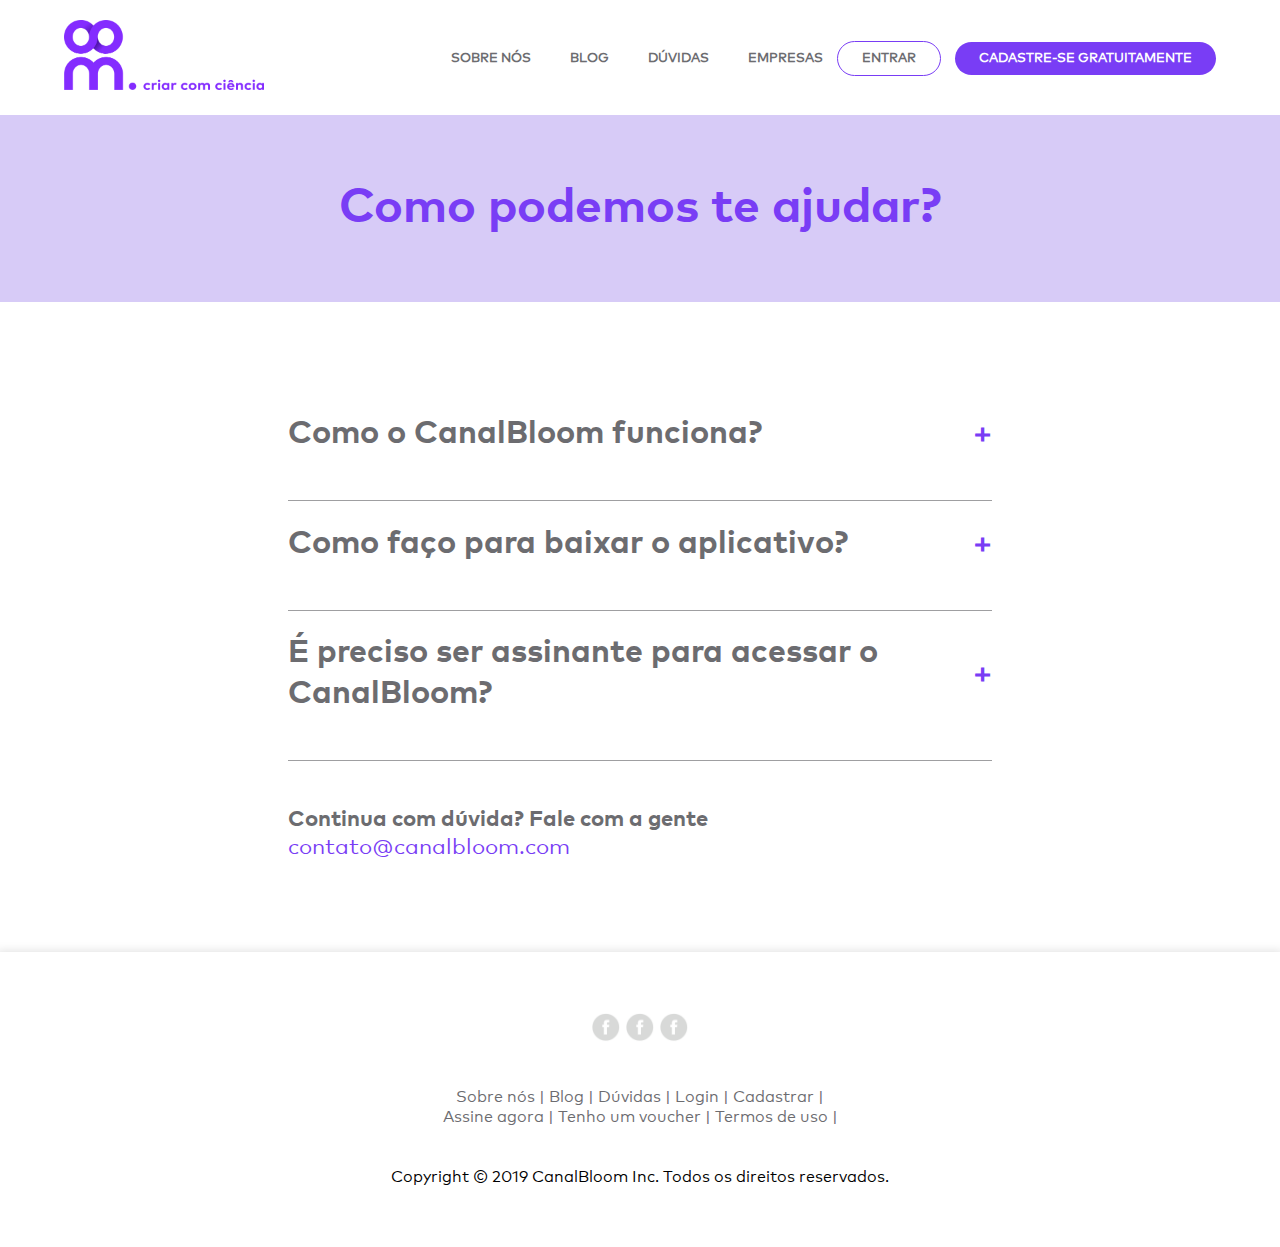
<file: duvidas/index.html>
<!DOCTYPE html>
<html lang="pt-br">

<head>
    <meta charset="UTF-8">
    <meta name="viewport" content="width=device-width, initial-scale=1.0">
    <meta http-equiv="X-UA-Compatible" content="ie=edge">
    <link rel="stylesheet" href="css/style.css">
    <title>Dúvidas - Canal Bloom</title>
</head>

<!-- PÁGINA DÚVIDAS -->

<body>
    <!-- NAV DÚVIDAS -->
    <nav class="navegacao">

        <div class="navegacao__conteudo">
            <div class="logo">
                <a href="../index.html">
                    <img class="navegacao__logo" src="../img/logo-nav.png" alt="logo canal bloom">
                </a>
            </div>
            <div class="navegacao__menu">
                <a class="menu__link" href="../sobre-nos/index.html">Sobre Nós</a>
                <a class="menu__link" href="#">Blog</a>
                <a class="menu__link" href="#">Dúvidas</a>
                <a class="menu__link" href="../empresas/index.html">Empresas</a>
                <a class="menu__botao branco" href="">Entrar</a>
                <a class="menu__botao roxo" href="">Cadastre-se gratuitamente</a>
            </div>

            <div class="menu__mobile">
                <img src="./img/menu.png" alt="Botão menu" class="menu_hamburguer">
                <ul class="lista_links escondido">
                    <li class="links"><a href="#">Sobre nós</a></li>
                    <li class="links"><a href="#">Blog</a></li>
                    <li class="links"><a href="#">Dúvidas</a></li>
                    <li class="links"><a href="#">Empresas</a></li>
                    <li class="links"><a href="#">Entrar</a></li>
                </ul>
            </div>
        </div>
    </nav>


    <!-- CORPO DÚVIDAS -->
    <main class="container">

        <div class="container__bg-purple">
            <h2 class="container__title-purple">Como podemos te ajudar?</h2>
        </div>

        <section class="section__questions">

            <div class="section__div-questions">

                <!-- PERGUNTA 1 -->
                <div>
                    <div class="section__doubts" id="q1">
                        <h3 class="title-gray">Como o CanalBloom funciona?</h3>
                        <div id="show1" class="btn active">+</div>
                        <div id="hide1" id="btn2" class="btn">-</div>
                    </div>

                    <p id="r1" class="text-gray">O CanalBloom é um aplicativo de educação para entender e superar as
                        dúvidas e
                        desafios da criação dos filhos – e ainda se divertir bastante com isso. Acesse a <a
                            href="https://canalbloom.com/trilhas">plataforma </a>, cadastre-se gratuitamente e explore
                        os diferentes temas e conteúdos.</p>
                </div>
                <div class="line-gray">
                </div>

                <!-- PERGUNTA 2 -->
                <div>
                    <div class="section__doubts" id="q2">
                        <h3 class="title-gray">Como faço para baixar o aplicativo?</h3>
                        <div id="show2" class="btn active">+</div>
                        <div id="hide2" class="btn">-</div>
                    </div>

                    <p id="r2" class="text-gray">Busque na AppStore por CanalBloom ou clique <a
                            href="https://itunes.apple.com/br/app/canalbloom/id1245495055?mt=8">aqui </a>. Se você não
                        tiver o sistema operacional iOS, não tem problema. Você pode acessar a plataforma do
                        CanalBloom pelo navegador do seu computador ou aparelho Android.</p>
                </div>
                <div class="line-gray">
                </div>

                <!-- PERGUNTA 3 -->
                <div>
                    <div class="section__doubts" id="q3">
                        <h3 class="title-gray">É preciso ser assinante para acessar o CanalBloom?</h3>
                        <div id="show3" class="btn active">+</div>
                        <div id="hide3" class="btn">-</div>

                    </div>

                    <p id="r3" class="text-gray">Você pode baixar e se cadastrar no CanalBloom gratuitamente! Com isso,
                        você
                        pode navegar pela plataforma e conhecer alguns dos nossos conteúdos. Ao se tornar um assinante,
                        você terá acesso ilimitado para ver, ouvir e ler o Bloom quando quiser, em qualquer dispositivo.
                        Conheça nossas opções de <a href="https://canalbloom.com/planos">assinatura </a>. As assinaturas
                        são renovadas automaticamente e podem ser canceladas a qualquer momento no plano Mensal e
                        após o primeiro mês nos planos Trimestral e Anual.</p>
                </div>
                <div class="line-gray">
                </div>

                <!-- Fale com a gente -->
                <div class="talk-to-us">
                    <p class="text-gray-bold">Continua com dúvida? Fale com a gente</p>
                    <a class="email">contato@canalbloom.com</a>
                </div>
            </div>
        </section>

        <!-- FOOTER DÚVIDAS -->

        <footer class="footer_white">
            <img class="icons_footer" src="../img/facebook.png" alt="">
            <img class="icons_footer" src="../img/facebook.png" alt="">
            <img class="icons_footer" src="../img/facebook.png" alt="">
            <div class="links_footer">
                <a href="#">Sobre nós |</a>
                <a href="#">Blog |</a>
                <a href="#">Dúvidas |</a>
                <a href="#">Login |</a>
                <a href="#">Cadastrar |</a>
                <a href="#">Assine agora |</a>
                <a href="#">Tenho um voucher |</a>
                <a href="#">Termos de uso |</a>
            </div>
            <p>Copyright © 2019 CanalBloom Inc. Todos os direitos reservados.</p>
        </footer>
    </main>

    <script type="text/javascript" src="js/script.js"></script>
    <script src="./js/menu.js"></script>
</body>

</html>
</file>
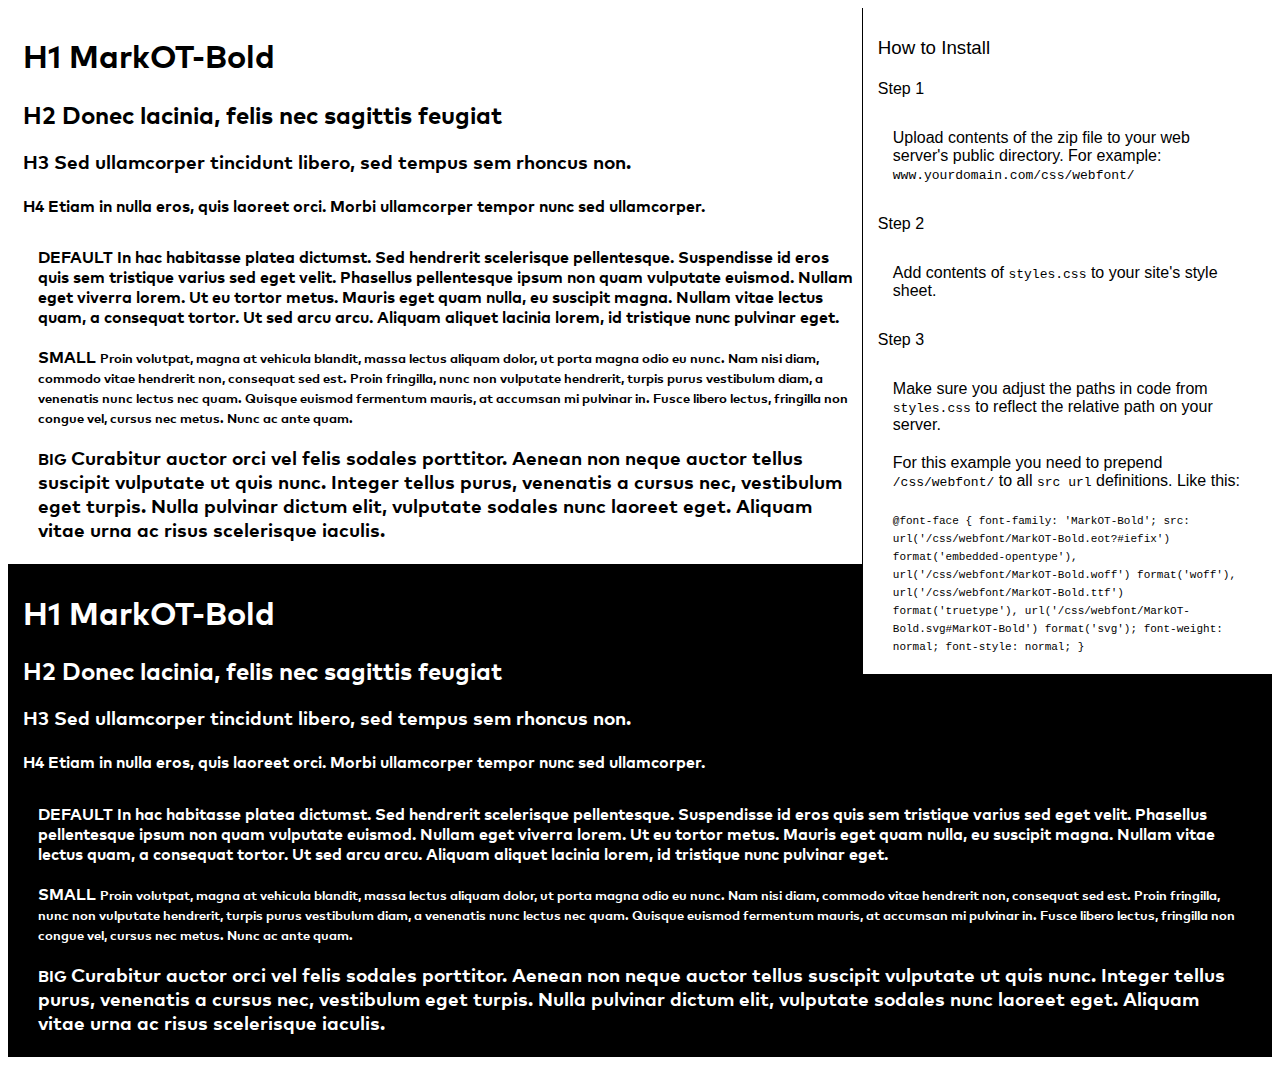
<file: Fontes/MarkOT-Bold/preview.html>
<!DOCTYPE html>
<html>
<head>
<title>
MarkOT-Bold
 - Web font preview
</title>
<style type='text/css'>

@font-face {
  font-family: 'MarkOT-Bold';
  src: url('MarkOT-Bold.eot?#iefix') format('embedded-opentype'),  url('MarkOT-Bold.woff') format('woff'), url('MarkOT-Bold.ttf')  format('truetype'), url('MarkOT-Bold.svg#MarkOT-Bold') format('svg');
  font-weight: normal;
  font-style: normal;
}

body { font-family: 'MarkOT-Bold' !important; }
h1, h2, h3, h4 { font-weight: normal; }
.reg { color:black; background:white; }
.inverse { color:white; background:black; }
div { padding: 10px 15px; }
.right { background:white; width:30%; float: right; font-family: sans-serif; border: 1px solid black; border-width: 0 0 1px 1px;}
</style>
</head>
<body>
<div class='right'>
<h3>How to Install</h3>
<h4>Step 1</h4>
<div>
Upload contents of the zip file to your web server's public directory. For example:
<code>www.yourdomain.com/css/webfont/</code>
</div>
<h4>Step 2</h4>
<div>
Add contents of
<code>styles.css</code>
to your site's style sheet.
</div>
<h4>Step 3</h4>
<div>
Make sure you adjust the paths in code from
<code>styles.css</code>
to reflect the relative path on your server.
</div>
<div>
For this example you need to prepend
<code>/css/webfont/</code>
to all
<code>src url</code>
definitions. Like this:
</div>
<div>
<code style='font-size:11px;'>@font-face {
  font-family: 'MarkOT-Bold';
  src: url('/css/webfont/MarkOT-Bold.eot?#iefix') format('embedded-opentype'),  url('/css/webfont/MarkOT-Bold.woff') format('woff'), url('/css/webfont/MarkOT-Bold.ttf')  format('truetype'), url('/css/webfont/MarkOT-Bold.svg#MarkOT-Bold') format('svg');
  font-weight: normal;
  font-style: normal;
}</code>
</div>
</div>
<div class='reg'>
<h1>
H1
MarkOT-Bold
</h1>
<h2>
H2
Donec lacinia, felis nec sagittis feugiat
</h2>
<h3>
H3
Sed ullamcorper tincidunt libero, sed tempus sem rhoncus non.
</h3>
<h4>
H4
Etiam in nulla eros, quis laoreet orci. Morbi ullamcorper tempor nunc sed ullamcorper.
</h4>
<div>
DEFAULT
In hac habitasse platea dictumst. Sed hendrerit scelerisque pellentesque. Suspendisse id eros quis sem tristique varius sed eget velit. Phasellus pellentesque ipsum non quam vulputate euismod. Nullam eget viverra lorem. Ut eu tortor metus. Mauris eget quam nulla, eu suscipit magna. Nullam vitae lectus quam, a consequat tortor. Ut sed arcu arcu. Aliquam aliquet lacinia lorem, id tristique nunc pulvinar eget.
</div>
<div>
SMALL
<small>
Proin volutpat, magna at vehicula blandit, massa lectus aliquam dolor, ut porta magna odio eu nunc. Nam nisi diam, commodo vitae hendrerit non, consequat sed est. Proin fringilla, nunc non vulputate hendrerit, turpis purus vestibulum diam, a venenatis nunc lectus nec quam. Quisque euismod fermentum mauris, at accumsan mi pulvinar in. Fusce libero lectus, fringilla non congue vel, cursus nec metus. Nunc ac ante quam.
</small>
</div>
<div>
BIG
<big>
Curabitur auctor orci vel felis sodales porttitor. Aenean non neque auctor tellus suscipit vulputate ut quis nunc. Integer tellus purus, venenatis a cursus nec, vestibulum eget turpis. Nulla pulvinar dictum elit, vulputate sodales nunc laoreet eget. Aliquam vitae urna ac risus scelerisque iaculis.
</big>
</div>

</div>
<div class='inverse'>
<h1>
H1
MarkOT-Bold
</h1>
<h2>
H2
Donec lacinia, felis nec sagittis feugiat
</h2>
<h3>
H3
Sed ullamcorper tincidunt libero, sed tempus sem rhoncus non.
</h3>
<h4>
H4
Etiam in nulla eros, quis laoreet orci. Morbi ullamcorper tempor nunc sed ullamcorper.
</h4>
<div>
DEFAULT
In hac habitasse platea dictumst. Sed hendrerit scelerisque pellentesque. Suspendisse id eros quis sem tristique varius sed eget velit. Phasellus pellentesque ipsum non quam vulputate euismod. Nullam eget viverra lorem. Ut eu tortor metus. Mauris eget quam nulla, eu suscipit magna. Nullam vitae lectus quam, a consequat tortor. Ut sed arcu arcu. Aliquam aliquet lacinia lorem, id tristique nunc pulvinar eget.
</div>
<div>
SMALL
<small>
Proin volutpat, magna at vehicula blandit, massa lectus aliquam dolor, ut porta magna odio eu nunc. Nam nisi diam, commodo vitae hendrerit non, consequat sed est. Proin fringilla, nunc non vulputate hendrerit, turpis purus vestibulum diam, a venenatis nunc lectus nec quam. Quisque euismod fermentum mauris, at accumsan mi pulvinar in. Fusce libero lectus, fringilla non congue vel, cursus nec metus. Nunc ac ante quam.
</small>
</div>
<div>
BIG
<big>
Curabitur auctor orci vel felis sodales porttitor. Aenean non neque auctor tellus suscipit vulputate ut quis nunc. Integer tellus purus, venenatis a cursus nec, vestibulum eget turpis. Nulla pulvinar dictum elit, vulputate sodales nunc laoreet eget. Aliquam vitae urna ac risus scelerisque iaculis.
</big>
</div>

</div>
</body>
</html>
</file>
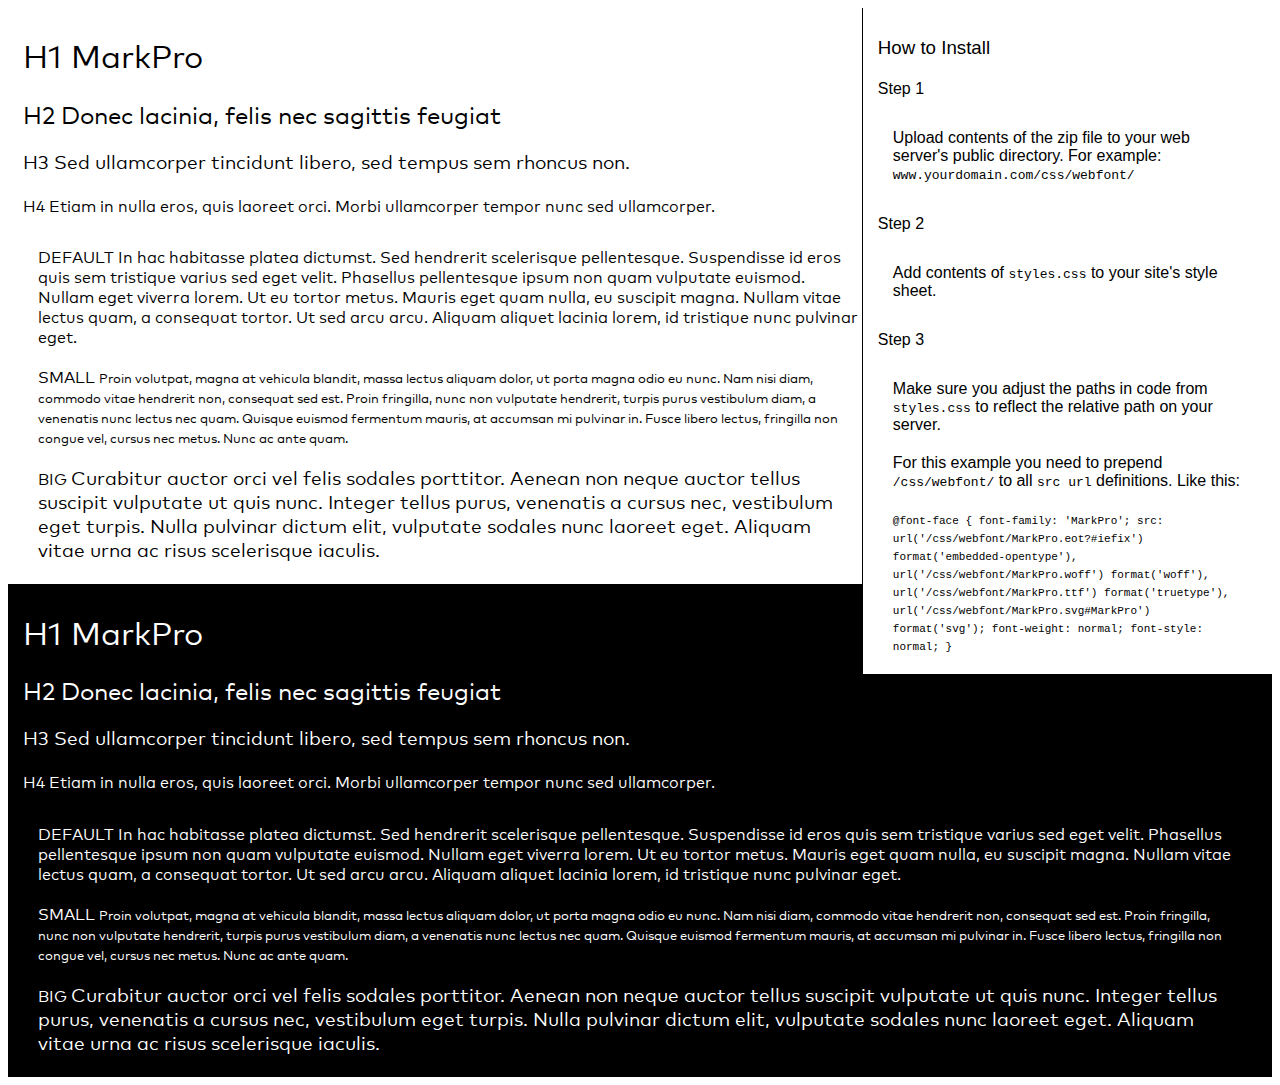
<file: Fontes/MarkPro/preview.html>
<!DOCTYPE html>
<html>
<head>
<title>
MarkPro
 - Web font preview
</title>
<style type='text/css'>

@font-face {
  font-family: 'MarkPro';
  src: url('MarkPro.eot?#iefix') format('embedded-opentype'),  url('MarkPro.woff') format('woff'), url('MarkPro.ttf')  format('truetype'), url('MarkPro.svg#MarkPro') format('svg');
  font-weight: normal;
  font-style: normal;
}

body { font-family: 'MarkPro' !important; }
h1, h2, h3, h4 { font-weight: normal; }
.reg { color:black; background:white; }
.inverse { color:white; background:black; }
div { padding: 10px 15px; }
.right { background:white; width:30%; float: right; font-family: sans-serif; border: 1px solid black; border-width: 0 0 1px 1px;}
</style>
</head>
<body>
<div class='right'>
<h3>How to Install</h3>
<h4>Step 1</h4>
<div>
Upload contents of the zip file to your web server's public directory. For example:
<code>www.yourdomain.com/css/webfont/</code>
</div>
<h4>Step 2</h4>
<div>
Add contents of
<code>styles.css</code>
to your site's style sheet.
</div>
<h4>Step 3</h4>
<div>
Make sure you adjust the paths in code from
<code>styles.css</code>
to reflect the relative path on your server.
</div>
<div>
For this example you need to prepend
<code>/css/webfont/</code>
to all
<code>src url</code>
definitions. Like this:
</div>
<div>
<code style='font-size:11px;'>@font-face {
  font-family: 'MarkPro';
  src: url('/css/webfont/MarkPro.eot?#iefix') format('embedded-opentype'),  url('/css/webfont/MarkPro.woff') format('woff'), url('/css/webfont/MarkPro.ttf')  format('truetype'), url('/css/webfont/MarkPro.svg#MarkPro') format('svg');
  font-weight: normal;
  font-style: normal;
}</code>
</div>
</div>
<div class='reg'>
<h1>
H1
MarkPro
</h1>
<h2>
H2
Donec lacinia, felis nec sagittis feugiat
</h2>
<h3>
H3
Sed ullamcorper tincidunt libero, sed tempus sem rhoncus non.
</h3>
<h4>
H4
Etiam in nulla eros, quis laoreet orci. Morbi ullamcorper tempor nunc sed ullamcorper.
</h4>
<div>
DEFAULT
In hac habitasse platea dictumst. Sed hendrerit scelerisque pellentesque. Suspendisse id eros quis sem tristique varius sed eget velit. Phasellus pellentesque ipsum non quam vulputate euismod. Nullam eget viverra lorem. Ut eu tortor metus. Mauris eget quam nulla, eu suscipit magna. Nullam vitae lectus quam, a consequat tortor. Ut sed arcu arcu. Aliquam aliquet lacinia lorem, id tristique nunc pulvinar eget.
</div>
<div>
SMALL
<small>
Proin volutpat, magna at vehicula blandit, massa lectus aliquam dolor, ut porta magna odio eu nunc. Nam nisi diam, commodo vitae hendrerit non, consequat sed est. Proin fringilla, nunc non vulputate hendrerit, turpis purus vestibulum diam, a venenatis nunc lectus nec quam. Quisque euismod fermentum mauris, at accumsan mi pulvinar in. Fusce libero lectus, fringilla non congue vel, cursus nec metus. Nunc ac ante quam.
</small>
</div>
<div>
BIG
<big>
Curabitur auctor orci vel felis sodales porttitor. Aenean non neque auctor tellus suscipit vulputate ut quis nunc. Integer tellus purus, venenatis a cursus nec, vestibulum eget turpis. Nulla pulvinar dictum elit, vulputate sodales nunc laoreet eget. Aliquam vitae urna ac risus scelerisque iaculis.
</big>
</div>

</div>
<div class='inverse'>
<h1>
H1
MarkPro
</h1>
<h2>
H2
Donec lacinia, felis nec sagittis feugiat
</h2>
<h3>
H3
Sed ullamcorper tincidunt libero, sed tempus sem rhoncus non.
</h3>
<h4>
H4
Etiam in nulla eros, quis laoreet orci. Morbi ullamcorper tempor nunc sed ullamcorper.
</h4>
<div>
DEFAULT
In hac habitasse platea dictumst. Sed hendrerit scelerisque pellentesque. Suspendisse id eros quis sem tristique varius sed eget velit. Phasellus pellentesque ipsum non quam vulputate euismod. Nullam eget viverra lorem. Ut eu tortor metus. Mauris eget quam nulla, eu suscipit magna. Nullam vitae lectus quam, a consequat tortor. Ut sed arcu arcu. Aliquam aliquet lacinia lorem, id tristique nunc pulvinar eget.
</div>
<div>
SMALL
<small>
Proin volutpat, magna at vehicula blandit, massa lectus aliquam dolor, ut porta magna odio eu nunc. Nam nisi diam, commodo vitae hendrerit non, consequat sed est. Proin fringilla, nunc non vulputate hendrerit, turpis purus vestibulum diam, a venenatis nunc lectus nec quam. Quisque euismod fermentum mauris, at accumsan mi pulvinar in. Fusce libero lectus, fringilla non congue vel, cursus nec metus. Nunc ac ante quam.
</small>
</div>
<div>
BIG
<big>
Curabitur auctor orci vel felis sodales porttitor. Aenean non neque auctor tellus suscipit vulputate ut quis nunc. Integer tellus purus, venenatis a cursus nec, vestibulum eget turpis. Nulla pulvinar dictum elit, vulputate sodales nunc laoreet eget. Aliquam vitae urna ac risus scelerisque iaculis.
</big>
</div>

</div>
</body>
</html>
</file>
<file: duvidas/css/style.css>
@font-face {
    font-family: 'MarkPro';
    src: url('../Fontes/MarkPro/MarkPro.eot') format('embedded-opentype'),
        url('../Fontes/MarkPro/MarkPro.woff') format('woff'),
        url('../Fontes/MarkPro/MarkPro.ttf') format('truetype'),
        url('../Fontes/MarkPro/MarkPro.svg') format('svg');
    font-weight: normal;
    font-style: normal;
}

@font-face {
    font-family: 'MarkOT-Bold';
    src: url('../Fontes/MarkOT-Bold/MarkOT-Bold.eot') format('embedded-opentype'),
        url('../Fontes/MarkOT-Bold/MarkOT-Bold.woff') format('woff'),
        url('../Fontes/MarkOT-Bold/MarkOT-Bold.ttf') format('truetype'),
        url('../Fontes/MarkOT-Bold/MarkOT-Bold.svg') format('svg');
    font-weight: normal;
    font-style: normal;
}

* {
    margin: 0;
    padding: 0;
}

body {
    font-size: 16px;
    font-family: 'MarkPro', sans-serif;
}

h1,
h2 {
    font-family: 'MarkOT-Bold', sans-serif;
}

.container {
    width: 100%;
}

.container__bg-purple {
    background-color: #d7cbf7;
    padding: 7vh;
}

.container__title-purple {
    font-family: 'MarkOT-Bold';
    font-weight: bold;
    color: #793df5;
    text-align: center;
    font-size: 3rem;
}

.navegacao {
    width: 90%;
    margin: 0 auto;
    padding: 20px 0;
}

.navegacao__logo {
    width: 200px;
}

.navegacao__conteudo {
    display: flex;
    align-items: center;
    justify-content: space-between;
}

.navegacao__menu a {
    text-decoration: none;
    text-transform: uppercase;
    font-size: 13px;
    font-weight: 600;
}

.navegacao__menu {
    display: block;
}

.menu__mobile {
    display: none;
}

.menu__link {
    padding: 0 0 0 35px;
}

.menu__botao {
    border-radius: 25px;
    padding: 10px 24px;
    margin-left: 10px;
}

.branco {
    border: #793df5 solid 1px;
}

.roxo {
    background-color: #793df5;
    color: #ffffff;
}

.section__questions {
    font-family: 'MarkPro';
    width: 55%;
    margin: 0 auto;
}

.section__div-questions {
    margin: 10vh 0;
}

.section__doubts {
    display: flex;
    justify-content: space-between;
    align-items: center;
}

.title-gray, .text-gray, .text-gray-bold {
    color: #6c6c70;
}

.title-gray {
    font-family: 'MarkOT-Bold';
    font-size: 2rem;
    padding: 2.5vh 0;
    cursor: pointer;
}

.text-gray {
    display: none;
    font-size: 1.375rem;
    padding: 2.5vh 0;
}

a {
    text-decoration: none;
    color: #793df5;
}

.line-gray {
    border-bottom: 1px solid #9f9fa1;
    ;
    padding-bottom: 2.5vh;
}

.btn {
    display: none;
    color: #793df5;
    font-weight: bold;
    font-size: 2rem;
    padding-left: 2.5vh;
    cursor: pointer;
}

.active {
    display: block;
}

.talk-to-us {
    font-size: 1.375rem;
    margin-top: 5vh;
}

.text-gray-bold {
    font-family: 'MarkOT-Bold';
}

.email {
    font-size: 1.375rem;
    color: #793df5;
}

/* FOOTER */

.icons_footer {
    width: 30px;
}

.footer_white {
    text-align: center;
    padding: 60px 0;
    background-color: white;
    box-shadow: 0px 3px 10px 3px rgba(0, 0, 0, 0.15);
}

a {
    text-decoration: none;
    color: #6c6c70;
}

.links_footer {
    margin: 0 auto;
    width: 400px;
    padding: 40px 0px;
    max-width: 100%;
}

@media (max-width: 420px) {
    .section__questions {
        width: 70%;
    }
        /* menu mobile */

        .navegacao__menu {
            display: none;
        }
    
        .menu__mobile {
            display: block;
        }
    
        .navegacao__logo {
            width: 130px;
            max-width: 100%;
        }
    
        .menu_hamburguer {
            width:47px
        }
    
        .logo {
            padding:0 55px;
    
        }
        .navegacao__conteudo {
             justify-content: flex-end;
        }
        
        .links {
            display: block;
            margin-left: 15px;
            margin-top: 20px;
            margin-bottom: 5px;
        }
    
        .lista_links {
            display: block;
            position: fixed;
            top: 50px;
            background-color: #fff;
            width: 50vw;
        }   
    
        li+li {
            margin-left: 0px;
            margin-top: 30px;
        }
    
        li a {
            color: #793df5;;
        }
    
        .visivel {
            margin-top: 10px;
            right: 0;
            transition: 100ms;
        }
    
        .escondido {
            left: -70vw;
        }
    
        .fechar {
            width: 100%;
            text-align: end;
            display: block;
        }
    
}

@media (max-width: 1024px) {
    .section__questions {
        width: 70%;
    }

    

    .btn {
        font-size: 60px;
    }

    
    
    .text-gray {
        font-size: 35px;
    }
}
</file>
